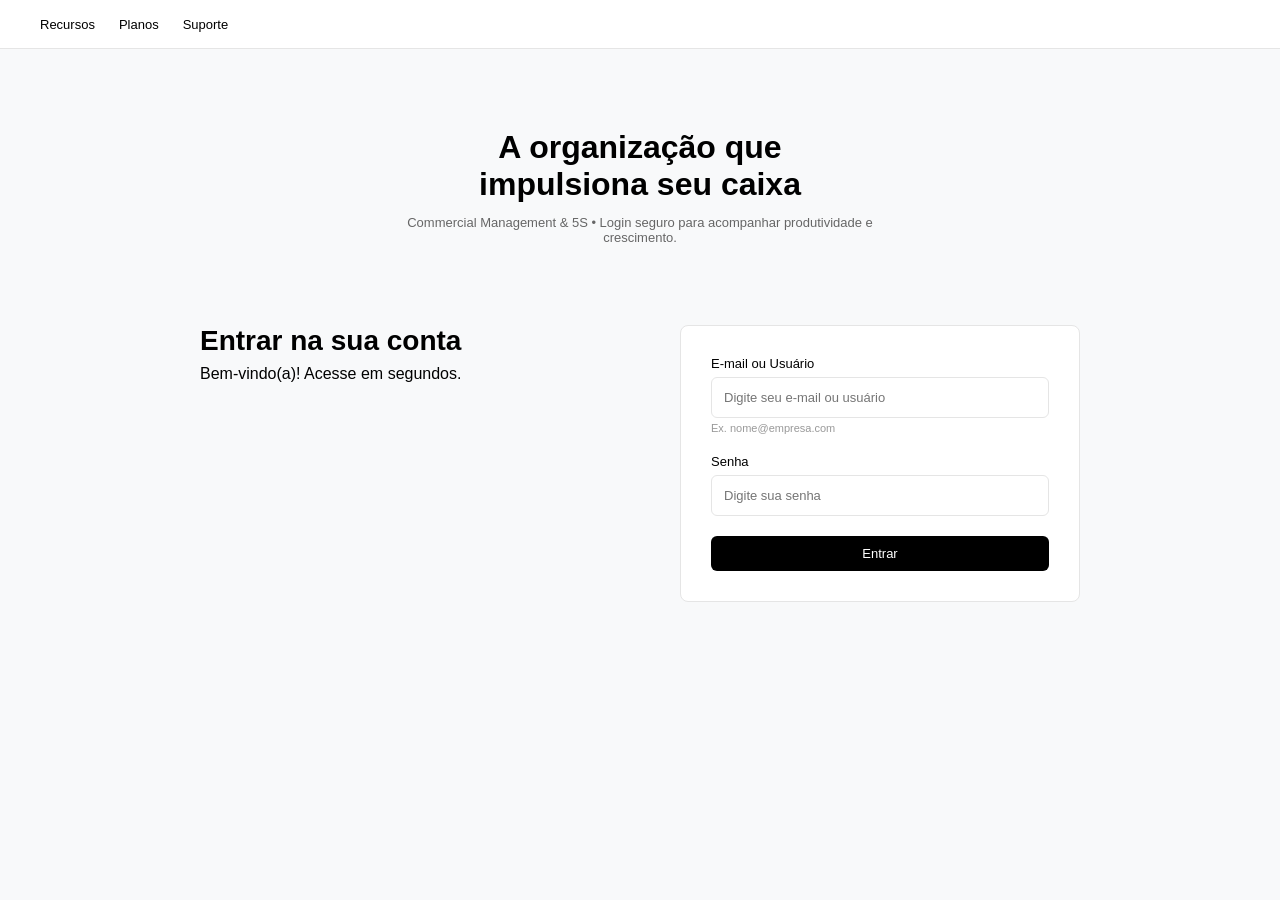
<file: index.html>
<!DOCTYPE html>
<html lang="pt-BR">
<head>
    <meta charset="UTF-8">
    <meta name="viewport" content="width=device-width, initial-scale=1.0">
    <title>Sensus Gestão - Login</title>
    <link rel="stylesheet" href="css/styles.css">
    <link rel="icon" type="image/png" href="assets/application.png">
    
    <style>
        .login-wrapper { max-width: 1200px; margin: 0 auto; padding: 20px; }
        .hero-section { text-align: center; padding: 60px 20px; }
        .hero-section h1 { font-size: 32px; font-weight: 700; margin-bottom: 12px; }
        .hero-section p { color: var(--text-muted); font-size: 13px; max-width: 500px; margin: 0 auto; }
        .login-layout { display: flex; gap: 80px; margin-top: 20px; justify-content: center; align-items: flex-start; }
        .login-info { flex: 1; max-width: 400px; }
        .login-info h2 { font-size: 28px; margin-bottom: 8px; }
        .login-form-card { width: 100%; max-width: 400px; background: var(--card-bg); padding: 30px; border-radius: 8px; border: 1px solid var(--border-color); }
        @media (max-width: 768px) { .login-layout { flex-direction: column; gap: 40px; align-items: center; } }
    </style>
</head>
<body>
    
    <nav class="navbar">
        <ul class="nav-links">
            <li><a href="#">Recursos</a></li>
            <li><a href="#">Planos</a></li>
            <li><a href="#">Suporte</a></li>
        </ul>
    </nav>
    
    <div class="login-wrapper">
        <header class="hero-section">
            <h1>A organização que<br>impulsiona seu caixa</h1>
            <p>Commercial Management & 5S • Login seguro para acompanhar produtividade e crescimento.</p>
        </header>

        <main class="login-layout">
            <section class="login-info">
                <h2>Entrar na sua conta</h2>
                <p>Bem-vindo(a)! Acesse em segundos.</p>
            </section>
            <div class="login-form-card">
                <form id="loginForm">
                    <div class="form-group">
                        <label for="userInput">E-mail ou Usuário</label>
                        <input type="text" id="userInput" placeholder="Digite seu e-mail ou usuário">
                        <div class="help-text">Ex. nome@empresa.com</div>
                    </div>
                    <div class="form-group">
                        <label for="passInput">Senha</label>
                        <input type="password" id="passInput" placeholder="Digite sua senha">
                    </div>
                    <button type="submit" class="btn-black" style="width: 100%;">Entrar</button>
                </form>
            </div>
        </main>
    </div>

    <script src="js/auth.js"></script>
</body>
</html>
</file>
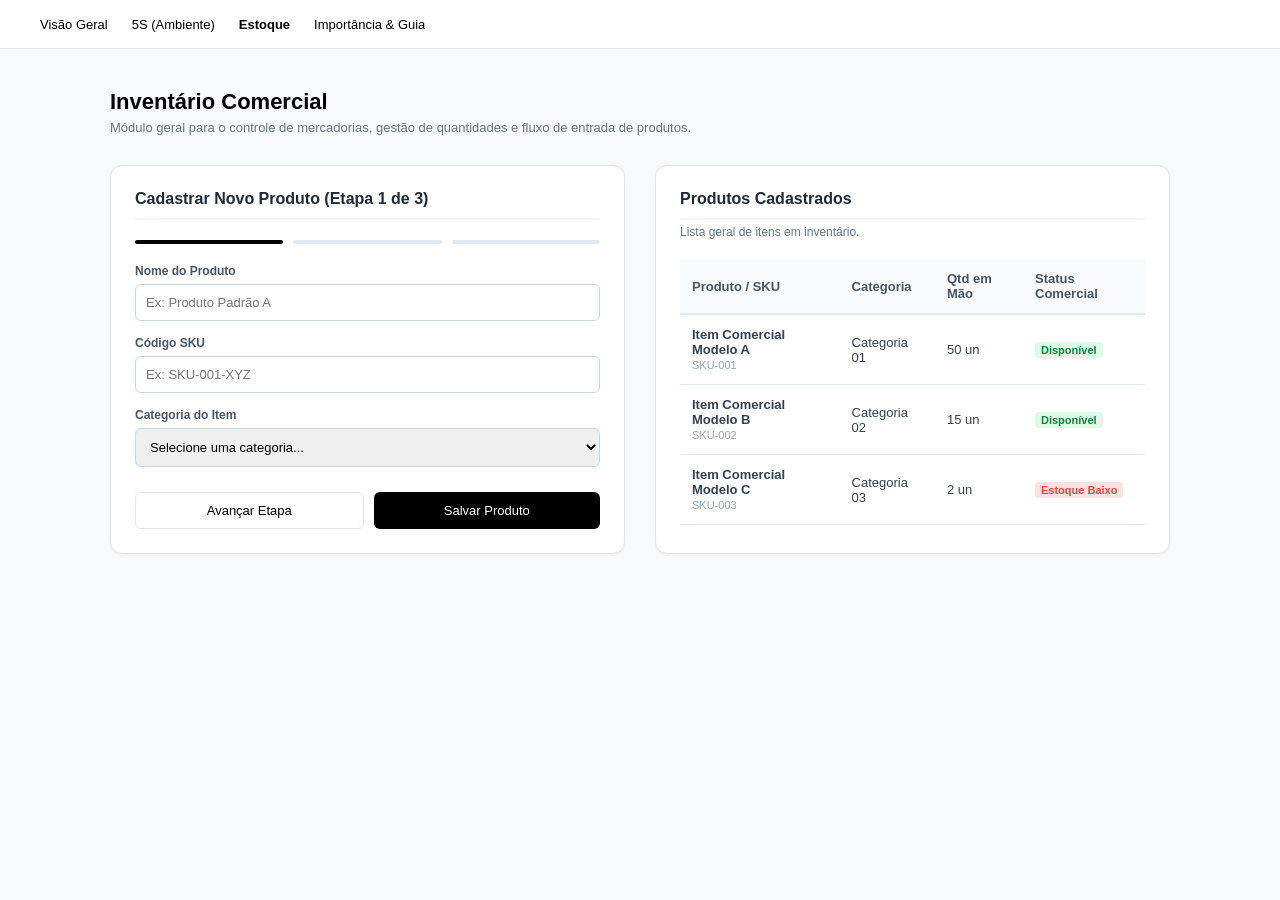
<file: pages/cadastro-produto.html>
<!DOCTYPE html>
<html lang="pt-BR">
<head>
    <meta charset="UTF-8">
    <meta name="viewport" content="width=device-width, initial-scale=1.0">
    <title>Sensus Gestão - Estoque</title>
    <link rel="icon" type="image/png" href="assets/application.png">
    <link rel="stylesheet" href="../css/styles.css">
    <style>
        .container { max-width: 1100px; margin: 40px auto; padding: 0 20px; font-family: -apple-system, BlinkMacSystemFont, 'Segoe UI', Roboto, Arial, sans-serif; }
        .grid-layout { display: grid; grid-template-columns: 1fr 1fr; gap: 30px; margin-top: 20px; }
        .card { background: #ffffff; border: 1px solid #e5e5e5; border-radius: 12px; padding: 24px; box-shadow: 0 1px 3px rgba(0,0,0,0.05); }
        .card h3 { font-size: 16px; margin-top: 0; margin-bottom: 20px; padding-bottom: 10px; border-bottom: 2px solid #f1f5f9; color: #1e293b; }
        .form-group { margin-bottom: 15px; }
        .form-group label { display: block; font-size: 12px; font-weight: 600; color: #475569; margin-bottom: 6px; }
        .form-group input, .form-group select { width: 100%; padding: 10px; border: 1px solid #cbd5e1; border-radius: 6px; font-size: 13px; box-sizing: border-box; }
        .form-group .help-text { font-size: 11px; color: #94a3b8; margin-top: 4px; }
        .stock-table { width: 100%; border-collapse: collapse; font-size: 13px; text-align: left; }
        .stock-table th { padding: 12px; background: #f8fafc; color: #475569; font-weight: 600; border-bottom: 2px solid #e2e8f0; }
        .stock-table td { padding: 12px; border-bottom: 1px solid #e2e8f0; color: #334155; }
        .badge { display: inline-block; padding: 2px 6px; font-size: 11px; font-weight: 600; border-radius: 4px; }
        .badge-success { background: #dcfce7; color: #15803d; }
        .badge-danger { background: #fee2e2; color: #ef4444; }
        .steps-indicator { display: flex; gap: 10px; margin-bottom: 20px; }
        .step { flex: 1; height: 4px; background: #e2e8f0; border-radius: 2px; }
        .step.active { background: #000000; }
    </style>
</head>
<body>

    <nav class="navbar">
        <ul class="nav-links">
            <li><a href="dashboard.html">Visão Geral</a></li>
            <li><a href="checklist.html">5S (Ambiente)</a></li>
            <li><a href="#" style="font-weight: bold; color: #000000;">Estoque</a></li>
            <li><a href="sobre-gestao.html">Importância & Guia</a></li>
        </ul>
    </nav>

    <main class="container">
        <header style="margin-bottom: 30px;">
            <h2 style="font-size: 22px; font-weight: 700; margin-bottom: 5px;">Inventário Comercial</h2>
            <p style="font-size: 13px; color: #64748b; margin: 0;">Módulo geral para o controle de mercadorias, gestão de quantidades e fluxo de entrada de produtos.</p>
        </header>

        <div class="grid-layout">
            <section class="card">
                <h3>Cadastrar Novo Produto (Etapa 1 de 3)</h3>
                <div class="steps-indicator">
                    <div class="step active"></div>
                    <div class="step"></div>
                    <div class="step"></div>
                </div>
                
                <form onsubmit="event.preventDefault(); alert('Produto salvo com sucesso!');">
                    <div class="form-group">
                        <label>Nome do Produto</label>
                        <input type="text" placeholder="Ex: Produto Padrão A" required>
                    </div>
                    <div class="form-group">
                        <label>Código SKU</label>
                        <input type="text" placeholder="Ex: SKU-001-XYZ">
                    </div>
                    <div class="form-group">
                        <label>Categoria do Item</label>
                        <select>
                            <option>Selecione uma categoria...</option>
                            <option>Categoria 01</option>
                            <option>Categoria 02</option>
                            <option>Categoria 03</option>
                        </select>
                    </div>
                    <div style="display: flex; gap: 10px; margin-top: 25px;">
                        <button type="button" class="btn-outline" style="flex: 1;">Avançar Etapa</button>
                        <button type="submit" class="btn-black" style="flex: 1;">Salvar Produto</button>
                    </div>
                </form>
            </section>

            <section class="card">
                <h3>Produtos Cadastrados</h3>
                <p style="font-size: 12px; color: #64748b; margin-top: -15px; margin-bottom: 20px;">Lista geral de itens em inventário.</p>
                <table class="stock-table">
                    <thead>
                        <tr>
                            <th>Produto / SKU</th>
                            <th>Categoria</th>
                            <th>Qtd em Mão</th>
                            <th>Status Comercial</th>
                        </tr>
                    </thead>
                    <tbody>
                        <tr>
                            <td><strong>Item Comercial Modelo A</strong><br><span style="font-size: 11px; color: #94a3b8;">SKU-001</span></td>
                            <td>Categoria 01</td>
                            <td>50 un</td>
                            <td><span class="badge badge-success">Disponível</span></td>
                        </tr>
                        <tr>
                            <td><strong>Item Comercial Modelo B</strong><br><span style="font-size: 11px; color: #94a3b8;">SKU-002</span></td>
                            <td>Categoria 02</td>
                            <td>15 un</td>
                            <td><span class="badge badge-success">Disponível</span></td>
                        </tr>
                        <tr>
                            <td><strong>Item Comercial Modelo C</strong><br><span style="font-size: 11px; color: #94a3b8;">SKU-003</span></td>
                            <td>Categoria 03</td>
                            <td>2 un</td>
                            <td><span class="badge badge-danger">Estoque Baixo</span></td>
                        </tr>
                    </tbody>
                </table>
            </section>
        </div>
    </main>
</body>
</html>
</file>
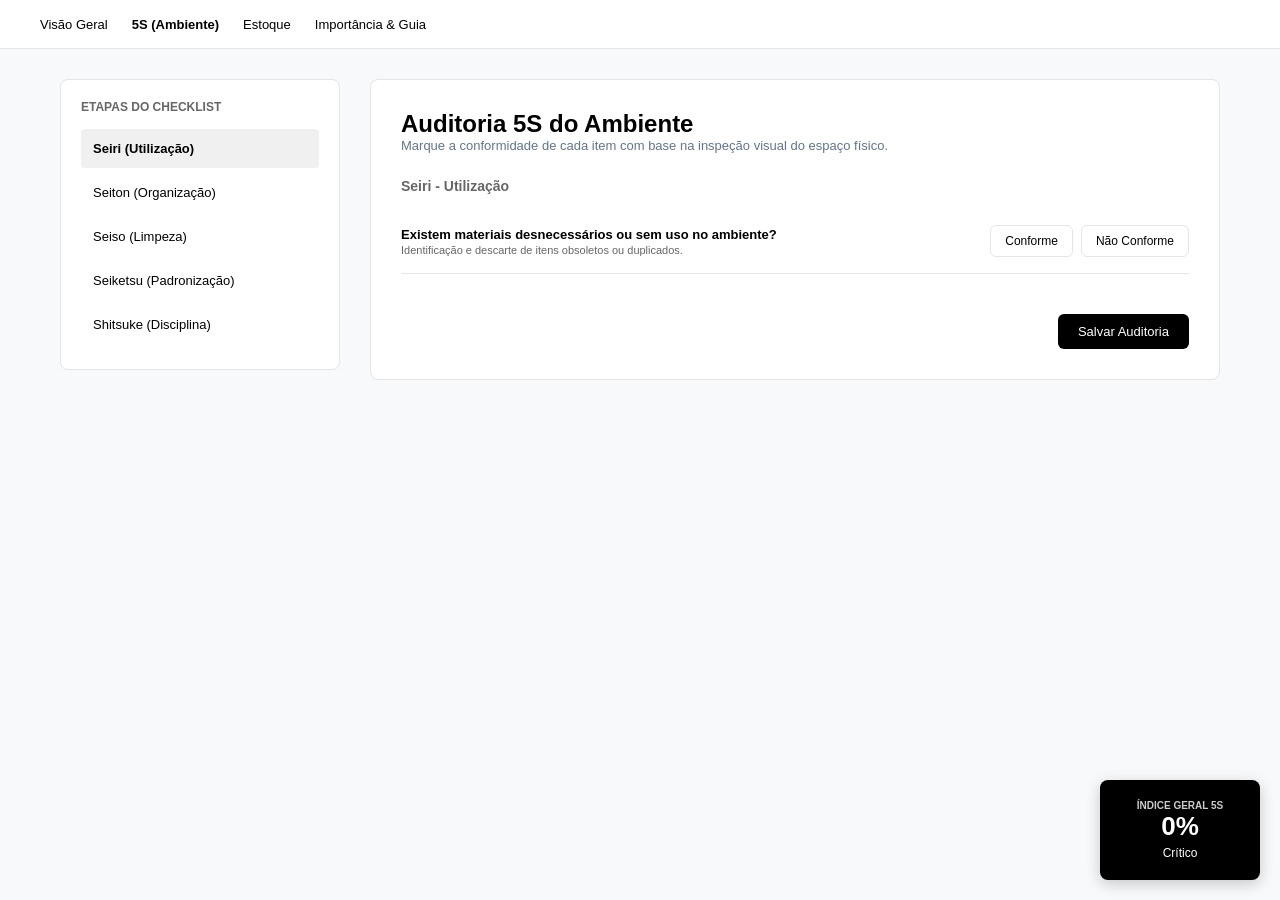
<file: pages/checklist.html>
<!DOCTYPE html>
<html lang="pt-BR">
<head>
    <meta charset="UTF-8">
    <meta name="viewport" content="width=device-width, initial-scale=1.0">
    <title>Sensus Gestão - Checklist 5S</title>
    <link rel="icon" type="image/png" href="assets/application.png">
    <link rel="stylesheet" href="../css/styles.css">
    <style>
        .audit-container { display: flex; max-width: 1200px; margin: 30px auto; gap: 30px; padding: 0 20px; font-family: -apple-system, BlinkMacSystemFont, 'Segoe UI', Roboto, Arial, sans-serif; }
        .audit-sidebar { width: 280px; background: #fff; padding: 20px; border-radius: 8px; border: 1px solid #e5e5e5; height: fit-content; }
        .audit-sidebar ul { list-style: none; padding: 0; }
        .audit-sidebar li { padding: 12px; font-size: 13px; cursor: pointer; border-radius: 4px; margin-bottom: 5px; font-weight: 500; }
        .audit-sidebar li.active { background: #f0f0f0; font-weight: bold; color: #000; }
        .audit-content { flex: 1; background: #fff; padding: 30px; border-radius: 8px; border: 1px solid #e5e5e5; }
        .senso-section { display: none; }
        .senso-section.active { display: block; }
        .question-item { display: flex; justify-content: space-between; align-items: center; padding: 16px 0; border-bottom: 1px solid #e5e5e5; gap: 20px; }
        .question-text-block { display: flex; flex-direction: column; }
        .question-title { font-size: 13px; font-weight: 600; }
        .question-desc { font-size: 11px; color: #666666; margin-top: 2px; }
        .opt-buttons { display: flex; gap: 8px; }
        .opt-btn { padding: 8px 14px; border-radius: 6px; border: 1px solid #e5e5e5; background: #fff; cursor: pointer; font-size: 12px; font-weight: 500; }
        .opt-btn.yes.active { background: #2ecc71; color: white; border-color: #2ecc71; }
        .opt-btn.no.active { background: #ff7675; color: white; border-color: #ff7675; }
        .sticky-score { position: fixed; bottom: 20px; right: 20px; background: #000; color: #fff; padding: 20px; border-radius: 8px; text-align: center; box-shadow: 0 4px 15px rgba(0,0,0,0.2); width: 160px; }
        @media (max-width: 768px) { .audit-container { flex-direction: column; } .audit-sidebar { width: 100%; } }
    </style>
</head>
<body>

    <nav class="navbar">
        <ul class="nav-links">
            <li><a href="dashboard.html">Visão Geral</a></li>
            <li><a href="#" style="font-weight: bold; color: #000000;">5S (Ambiente)</a></li>
            <li><a href="cadastro-produto.html">Estoque</a></li>
            <li><a href="sobre-gestao.html">Importância & Guia</a></li>
        </ul>
    </nav>

    <div class="audit-container">
        <aside class="audit-sidebar">
            <h4 style="font-size: 12px; text-transform: uppercase; margin-bottom: 15px; color: #666666;">Etapas do Checklist</h4>
            <ul id="sensoMenu">
                <li class="active" onclick="switchSenso(0)">Seiri (Utilização)</li>
                <li onclick="switchSenso(1)">Seiton (Organização)</li>
                <li onclick="switchSenso(2)">Seiso (Limpeza)</li>
                <li onclick="switchSenso(3)">Seiketsu (Padronização)</li>
                <li onclick="switchSenso(4)">Shitsuke (Disciplina)</li>
            </ul>
        </aside>

        <main class="audit-content">
            <h2>Auditoria 5S do Ambiente</h2>
            <p style="font-size: 13px; color: #64748b; margin-bottom: 25px;">Marque a conformidade de cada item com base na inspeção visual do espaço físico.</p>

            <form id="auditForm">
                <div class="senso-section active" id="senso0">
                    <h3 style="font-size: 14px; margin-bottom: 15px; color: #666666;">Seiri - Utilização</h3>
                    <div class="question-item" data-points="0">
                        <div class="question-text-block">
                            <span class="question-title">Existem materiais desnecessários ou sem uso no ambiente?</span>
                            <span class="question-desc">Identificação e descarte de itens obsoletos ou duplicados.</span>
                        </div>
                        <div class="opt-buttons">
                            <button type="button" class="opt-btn yes" onclick="setQuestionScore(this, 1)">Conforme</button>
                            <button type="button" class="opt-btn no" onclick="setQuestionScore(this, 0)">Não Conforme</button>
                        </div>
                    </div>
                </div>

                <div class="senso-section" id="senso1">
                    <h3 style="font-size: 14px; margin-bottom: 15px; color: #666666;">Seiton - Organização</h3>
                    <div class="question-item" data-points="0">
                        <div class="question-text-block">
                            <span class="question-title">Os objetos e ferramentas possuem locais fixos e demarcados?</span>
                            <span class="question-desc">Organização visual que facilita o acesso rápido.</span>
                        </div>
                        <div class="opt-buttons">
                            <button type="button" class="opt-btn yes" onclick="setQuestionScore(this, 1)">Conforme</button>
                            <button type="button" class="opt-btn no" onclick="setQuestionScore(this, 0)">Não Conforme</button>
                        </div>
                    </div>
                </div>

                <div class="senso-section" id="senso2">
                    <h3 style="font-size: 14px; margin-bottom: 15px; color: #666666;">Seiso - Limpeza</h3>
                    <div class="question-item" data-points="0">
                        <div class="question-text-block">
                            <span class="question-title">O chão, mesas e armários estão limpos e conservados?</span>
                            <span class="question-desc">Ambiente livre de poeira e resíduos acumulados.</span>
                        </div>
                        <div class="opt-buttons">
                            <button type="button" class="opt-btn yes" onclick="setQuestionScore(this, 1)">Conforme</button>
                            <button type="button" class="opt-btn no" onclick="setQuestionScore(this, 0)">Não Conforme</button>
                        </div>
                    </div>
                </div>

                <div class="senso-section" id="senso3">
                    <h3 style="font-size: 14px; margin-bottom: 15px; color: #666666;">Seiketsu - Padronização</h3>
                    <div class="question-item" data-points="0">
                        <div class="question-text-block">
                            <span class="question-title">As regras de conservação e organização estão visíveis e padronizadas?</span>
                            <span class="question-desc">Existência de avisos ou padrões claros adotados no local.</span>
                        </div>
                        <div class="opt-buttons">
                            <button type="button" class="opt-btn yes" onclick="setQuestionScore(this, 1)">Conforme</button>
                            <button type="button" class="opt-btn no" onclick="setQuestionScore(this, 0)">Não Conforme</button>
                        </div>
                    </div>
                </div>

                <div class="senso-section" id="senso4">
                    <h3 style="font-size: 14px; margin-bottom: 15px; color: #666666;">Shitsuke - Disciplina</h3>
                    <div class="question-item" data-points="0">
                        <div class="question-text-block">
                            <span class="question-title">Os colaboradores seguem as rotinas organizacionais espontaneamente?</span>
                            <span class="question-desc">Cultura de zelo contínuo mantida de forma natural.</span>
                        </div>
                        <div class="opt-buttons">
                            <button type="button" class="opt-btn yes" onclick="setQuestionScore(this, 1)">Conforme</button>
                            <button type="button" class="opt-btn no" onclick="setQuestionScore(this, 0)">Não Conforme</button>
                        </div>
                    </div>
                </div>

                <div style="margin-top: 40px; display: flex; justify-content: flex-end;">
                    <button type="submit" class="btn-black">Salvar Auditoria</button>
                </div>
            </form>
        </main>
    </div>

    <div class="sticky-score">
        <div style="font-size: 10px; text-transform: uppercase; opacity: 0.8; font-weight: bold;">Índice Geral 5S</div>
        <div id="scoreLabel" style="font-size: 26px; font-weight: bold;">0%</div>
        <div id="statusLabel" style="font-size: 12px; margin-top: 4px; font-weight: 500;">Crítico</div>
    </div>

    <script src="../js/checklist.js"></script>
</body>
</html>
</file>
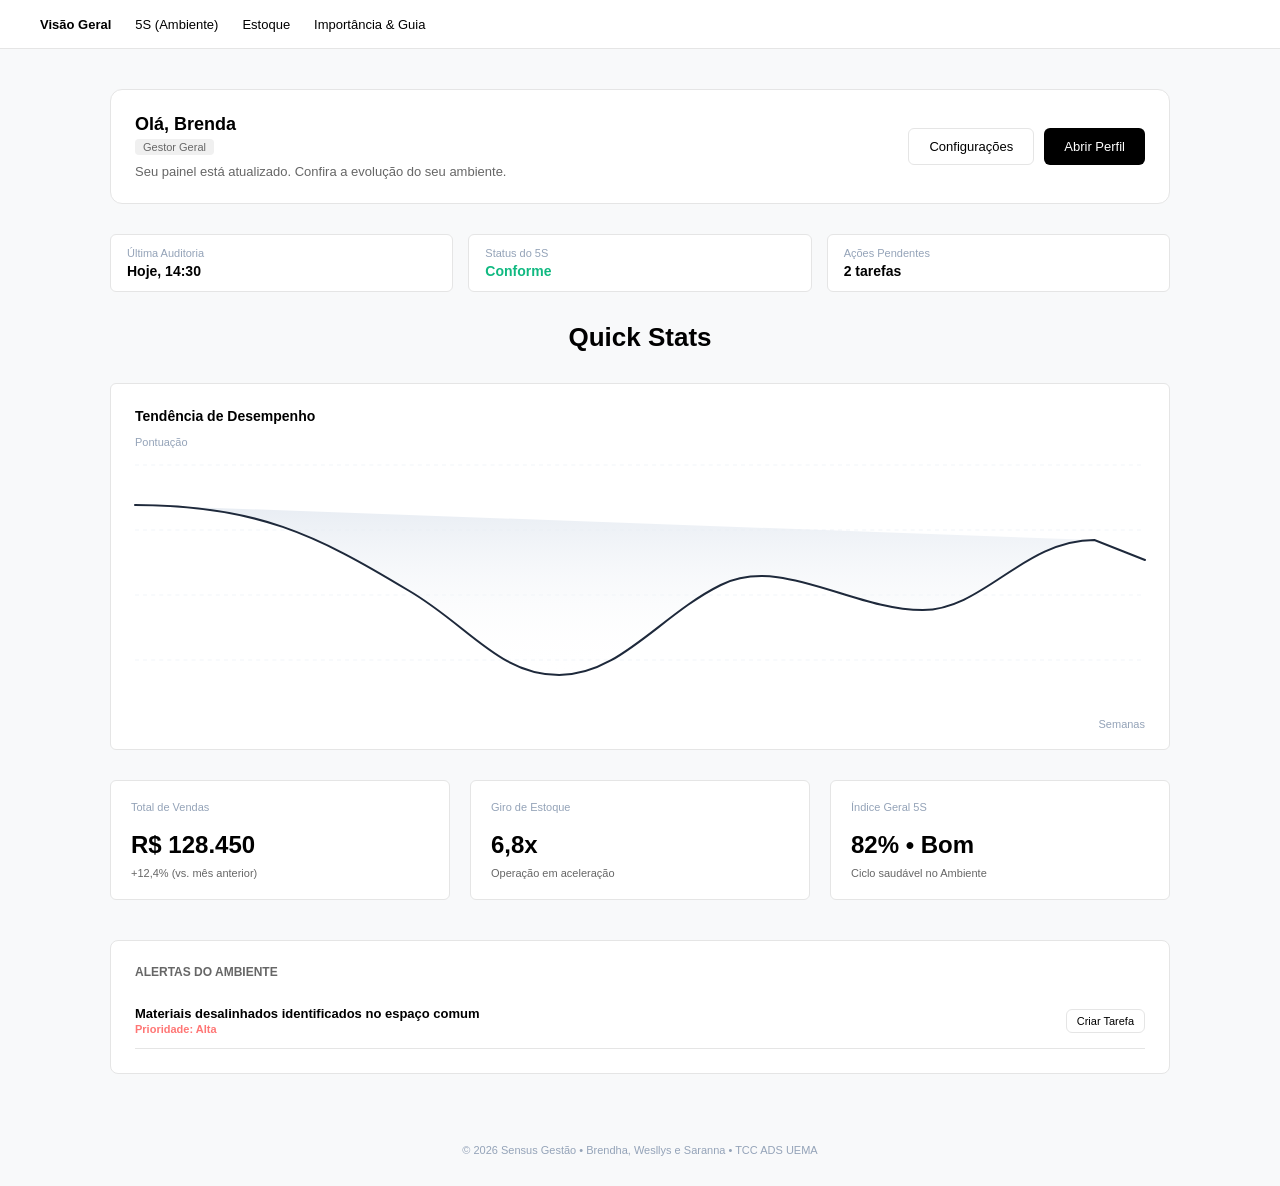
<file: pages/dashboard.html>
<!DOCTYPE html>
<html lang="pt-BR">
<head>
    <meta charset="UTF-8">
    <meta name="viewport" content="width=device-width, initial-scale=1.0">
    <title>Sensus Gestão - Dashboard</title>
    <link rel="icon" type="image/png" href="assets/application.png">
    <link rel="stylesheet" href="../css/styles.css">
    <style>
        .container { max-width: 1100px; margin: 40px auto; padding: 0 20px; font-family: -apple-system, BlinkMacSystemFont, 'Segoe UI', Roboto, Arial, sans-serif; }
        .welcome-section { background: #ffffff; border: 1px solid #e5e5e5; border-radius: 12px; padding: 24px; display: flex; justify-content: space-between; align-items: center; margin-bottom: 30px; }
        .user-meta h2 { font-size: 18px; font-weight: 600; margin: 0; }
        .role-badge { font-size: 11px; color: #666666; background: #f0f0f0; padding: 2px 8px; border-radius: 4px; display: inline-block; margin: 4px 0; }
        
        /*  mini-cards superiores do protótipo */
        .top-summary-grid { display: grid; grid-template-columns: repeat(3, 1fr); gap: 15px; margin-bottom: 30px; }
        .summary-mini-card { background: #ffffff; border: 1px solid #e5e5e5; border-radius: 6px; padding: 12px 16px; display: flex; flex-direction: column; justify-content: center; }
        .summary-mini-card span { font-size: 11px; color: #94a3b8; margin-bottom: 4px; }
        .summary-mini-card strong { font-size: 14px; color: #000000; font-weight: 600; }

        /* Alinhamento do Título Quick Stats */
        .section-title { text-align: center; font-size: 26px; font-weight: 700; color: #000000; margin-bottom: 30px; }

        /* Card de Tendência */
        .chart-card { background: #ffffff; border: 1px solid #e5e5e5; border-radius: 6px; padding: 24px; margin-bottom: 30px; position: relative; }
        .chart-card h3 { font-size: 14px; font-weight: 600; color: #000000; margin: 0 0 8px 0; }
        .chart-card .chart-label { font-size: 11px; color: #94a3b8; font-weight: 400; }
        .chart-container { width: 100%; height: 260px; margin-top: 15px; position: relative; }

        /* Grid de Métricas Inferiores */
        .stats-grid { display: flex; gap: 20px; margin-top: 30px; }
        .stat-card { background: #ffffff; border: 1px solid #e5e5e5; border-radius: 6px; padding: 20px; flex: 1; min-height: 120px; display: flex; flex-direction: column; justify-content: space-between; }
        .stat-card h4 { font-size: 11px; color: #94a3b8; text-transform: none; font-weight: 400; margin: 0; }
        .stat-card .value { font-size: 24px; font-weight: 700; color: #000000; margin: 8px 0; }
        .stat-card .sub { font-size: 11px; color: #000000; font-weight: 400; }

        .alert-section { margin-top: 40px; background: #fff; padding: 24px; border: 1px solid #e5e5e5; border-radius: 8px; }
        .alert-item { display: flex; justify-content: space-between; padding: 12px 0; border-bottom: 1px solid #e5e5e5; font-size: 13px; align-items: center; }
        
        @media (max-width: 768px) { .welcome-section { flex-direction: column; gap: 15px; align-items: flex-start; } .top-summary-grid, .stats-grid { grid-template-columns: 1fr; flex-direction: column; } }
    </style>
</head>
<body>

    <nav class="navbar">
        <ul class="nav-links">
            <li><a href="#" style="font-weight: bold; color: #000000;">Visão Geral</a></li>
            <li><a href="checklist.html">5S (Ambiente)</a></li>
            <li><a href="cadastro-produto.html">Estoque</a></li>
            <li><a href="sobre-gestao.html">Importância & Guia</a></li>
        </ul>
    </nav>

    <main class="container">
        <header class="welcome-section">
            <div class="user-meta">
                <h2 id="navUserName">Olá, Brenda</h2>
                <span class="role-badge">Gestor Geral</span>
                <p style="font-size: 13px; color: #666666; margin-top: 5px;">Seu painel está atualizado. Confira a evolução do seu ambiente.</p>
            </div>
            <div style="display: flex; gap: 10px;">
                <button class="btn-outline">Configurações</button>
                <button class="btn-black">Abrir Perfil</button>
            </div>
        </header>

        <section class="top-summary-grid">
            <div class="summary-mini-card">
                <span>Última Auditoria</span>
                <strong>Hoje, 14:30</strong>
            </div>
            <div class="summary-mini-card">
                <span>Status do 5S</span>
                <strong style="color: #10b981;">Conforme</strong>
            </div>
            <div class="summary-mini-card">
                <span>Ações Pendentes</span>
                <strong>2 tarefas</strong>
            </div>
        </section>

        <h2 class="section-title">Quick Stats</h2>

        <section class="chart-card">
            <h3>Tendência de Desempenho</h3>
            <span class="chart-label">Pontuação</span>
            
            <div class="chart-container">
                <svg viewBox="0 0 1000 260" preserveAspectRatio="none" style="width: 100%; height: 100%; overflow: visible;">
                    <defs>
                        <linearGradient id="chartGradient" x1="0%" y1="0%" x2="0%" y2="100%">
                            <stop offset="0%" style="stop-color:#e2e8f0; stop-opacity:0.8" />
                            <stop offset="100%" style="stop-color:#ffffff; stop-opacity:0.0" />
                        </linearGradient>
                    </defs>
                    
                    <line x1="0" y1="0" x2="1000" y2="0" stroke="#f1f5f9" stroke-width="1" stroke-dasharray="4,4" />
                    <line x1="0" y1="65" x2="1000" y2="65" stroke="#f1f5f9" stroke-width="1" stroke-dasharray="4,4" />
                    <line x1="0" y1="130" x2="1000" y2="130" stroke="#f1f5f9" stroke-width="1" stroke-dasharray="4,4" />
                    <line x1="0" y1="195" x2="1000" y2="195" stroke="#f1f5f9" stroke-width="1" stroke-dasharray="4,4" />
                    
                    <path d="M 0 40 
                             C 120 40, 180 70, 270 125 
                             C 330 160, 360 210, 420 210 
                             C 480 210, 520 150, 580 120 
                             C 640 90, 710 145, 780 145 
                             C 840 145, 880 75, 950 75 
                             Line 1000 95 L 1000 260 L 0 260 Z" 
                          fill="url(#chartGradient)" />
                    
                    <path d="M 0 40 
                             C 120 40, 180 70, 270 125 
                             C 330 160, 360 210, 420 210 
                             C 480 210, 520 150, 580 120 
                             C 640 90, 710 145, 780 145 
                             C 840 145, 880 75, 950 75 
                             L 1000 95" 
                          fill="none" stroke="#1e293b" stroke-width="2" stroke-linecap="round" />
                </svg>
                
                <span class="chart-label" style="position: absolute; bottom: -5px; right: 0;">Semanas</span>
            </div>
        </section>

        <section>
            <div class="stats-grid">
                <div class="stat-card">
                    <h4>Total de Vendas</h4>
                    <div>
                        <div class="value">R$ 128.450</div>
                        <div class="sub" style="color: #666666;">+12,4% (vs. mês anterior)</div>
                    </div>
                </div>
                <div class="stat-card">
                    <h4>Giro de Estoque</h4>
                    <div>
                        <div class="value">6,8x</div>
                        <div class="sub" style="color: #666666;">Operação em aceleração</div>
                    </div>
                </div>
                <div class="stat-card">
                    <h4>Índice Geral 5S</h4>
                    <div>
                        <div class="value">82% • Bom</div>
                        <div class="sub" style="color: #666666;">Ciclo saudável no Ambiente</div>
                    </div>
                </div>
            </div>
        </section>

        <section class="alert-section">
            <h4 style="font-size: 12px; color: #666666; text-transform: uppercase; margin-bottom: 15px;">Alertas do Ambiente</h4>
            <div class="alert-item">
                <div><strong>Materiais desalinhados identificados no espaço comum</strong><br><span style="color:#ff7675; font-size:11px; font-weight: bold;">Prioridade: Alta</span></div>
                <button class="btn-outline" style="padding: 5px 10px; font-size: 11px;">Criar Tarefa</button>
            </div>
        </section>
    </main>

    <footer style="text-align: center; padding: 30px 20px; font-size: 11px; color: #94a3b8;">
        © 2026 Sensus Gestão • Brendha, Wesllys e Saranna • TCC ADS UEMA
    </footer>

    <script>
        document.addEventListener("DOMContentLoaded", function() {
            const userTarget = document.getElementById("navUserName");
            const novoNome = "Brenda";
            if (userTarget) {
                userTarget.innerText = "Olá, " + novoNome;
            }
        });
    </script>
</body>
</html>
</file>
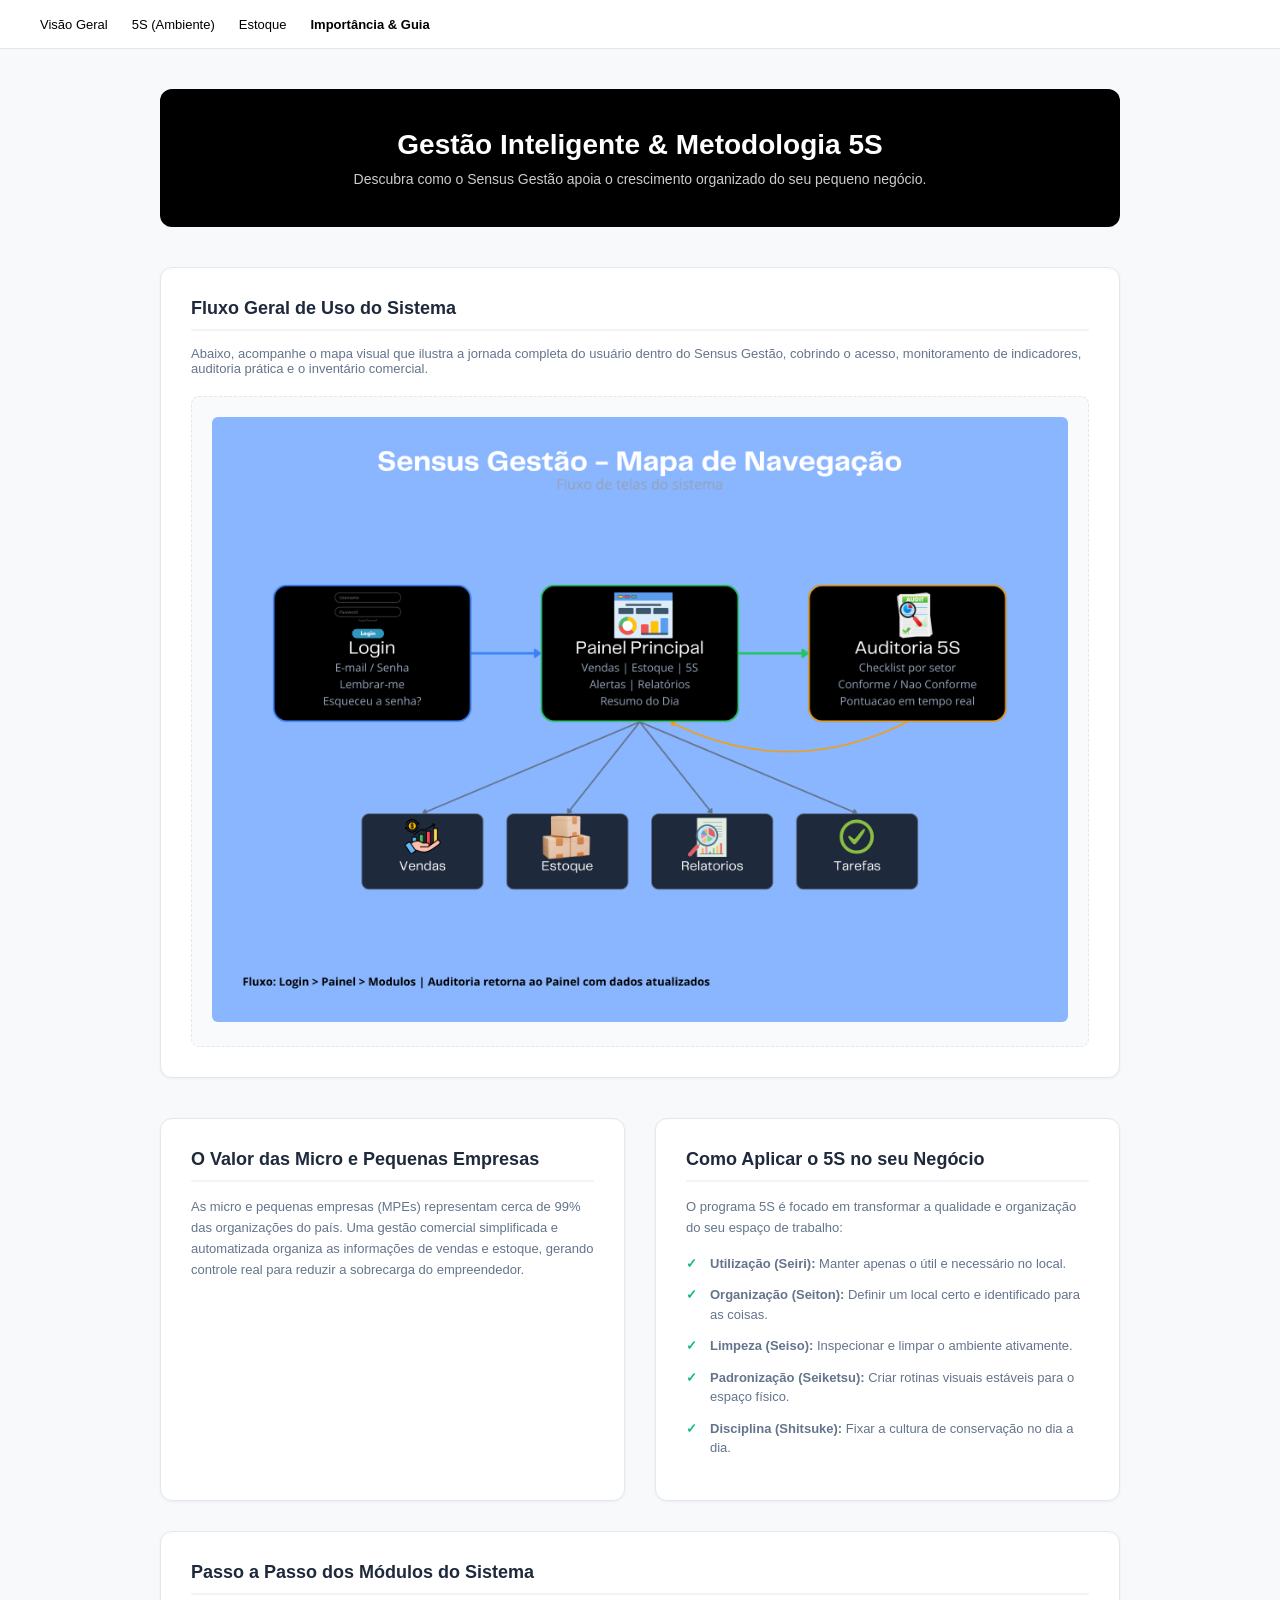
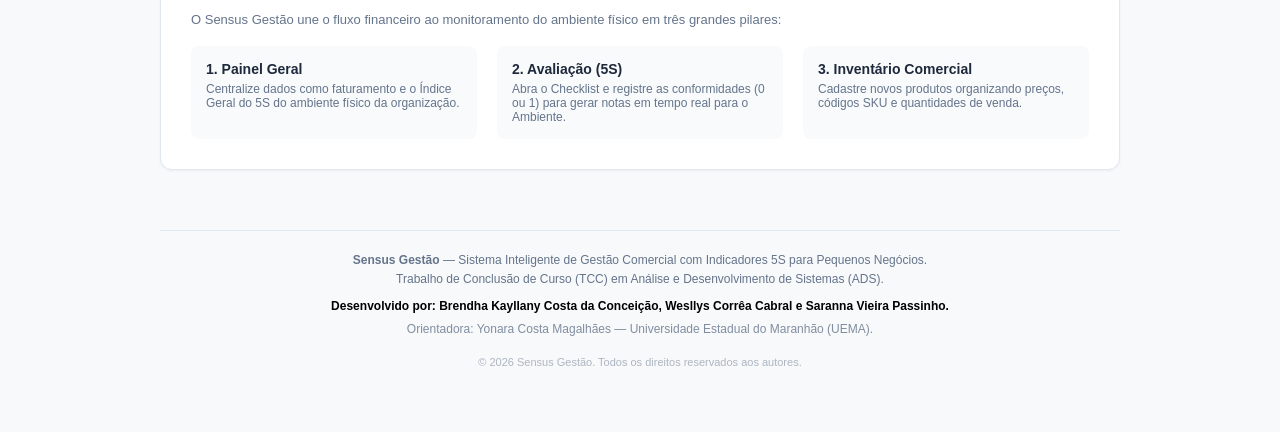
<file: pages/sobre-gestao.html>
<!DOCTYPE html>
<html lang="pt-BR">
<head>
    <meta charset="UTF-8">
    <meta name="viewport" content="width=device-width, initial-scale=1.0">
    <title>Sensus Gestão - Guia de Gestão e 5S</title>
    <link rel="icon" type="image/png" href="assets/application.png">
    <link rel="stylesheet" href="../css/styles.css">
    <style>
        .guide-container { max-width: 1000px; margin: 40px auto; padding: 0 20px; font-family: -apple-system, BlinkMacSystemFont, 'Segoe UI', Roboto, Arial, sans-serif; }
        .header-banner { background: #000000; color: #ffffff; padding: 40px; border-radius: 12px; margin-bottom: 40px; text-align: center; }
        .header-banner h2 { font-size: 28px; margin-bottom: 10px; }
        .header-banner p { font-size: 14px; opacity: 0.8; }
        .grid-sections { display: grid; grid-template-columns: 1fr 1fr; gap: 30px; margin-bottom: 40px; }
        .info-card { background: #ffffff; border: 1px solid #e2e8f0; border-radius: 12px; padding: 30px; box-shadow: 0 1px 3px rgba(0,0,0,0.05); }
        .info-card h3 { font-size: 18px; margin-top: 0; margin-bottom: 15px; padding-bottom: 10px; border-bottom: 2px solid #f1f5f9; color: #1e293b; }
        .info-card p { font-size: 13px; color: #64748b; line-height: 1.6; margin-bottom: 15px; }
        .step-list { list-style: none; padding: 0; margin: 0; }
        .step-list li { font-size: 13px; color: #64748b; margin-bottom: 12px; padding-left: 24px; position: relative; line-height: 1.5; }
        .step-list li::before { content: "✓"; position: absolute; left: 0; top: 0; color: #10b981; font-weight: bold; }
        .footer-copyright { margin-top: 60px; border-top: 1px solid #e2e8f0; padding: 20px 0; text-align: center; font-size: 12px; color: #64748b; line-height: 1.6; }
        @media (max-width: 768px) { .grid-sections { grid-template-columns: 1fr; } }
    </style>
</head>
<body>

    <nav class="navbar">
        <ul class="nav-links">
            <li><a href="dashboard.html">Visão Geral</a></li>
            <li><a href="checklist.html">5S (Ambiente)</a></li>
            <li><a href="cadastro-produto.html">Estoque</a></li>
            <li><a href="#" style="font-weight: bold; color: #000000;">Importância & Guia</a></li>
        </ul>
    </nav>

    <main class="guide-container">
        
        <header class="header-banner">
            <h2>Gestão Inteligente & Metodologia 5S</h2>
            <p>Descubra como o Sensus Gestão apoia o crescimento organizado do seu pequeno negócio.</p>
        </header>

        <section style="background: #ffffff; border: 1px solid #e2e8f0; border-radius: 12px; padding: 30px; margin-bottom: 40px; text-align: center; box-shadow: 0 1px 3px rgba(0,0,0,0.05);">
            <h3 style="font-size: 18px; margin-top: 0; margin-bottom: 15px; font-weight: 600; text-align: left; border-bottom: 2px solid #f1f5f9; padding-bottom: 10px; color: #1e293b;">
                Fluxo Geral de Uso do Sistema
            </h3>
            <p style="font-size: 13px; color: #64748b; text-align: left; margin-bottom: 20px;">
                Abaixo, acompanhe o mapa visual que ilustra a jornada completa do usuário dentro do Sensus Gestão, cobrindo o acesso, monitoramento de indicadores, auditoria prática e o inventário comercial.
            </p>
            <div style="padding: 20px; background-color: #f8fafc; border: 1px dashed #e2e8f0; border-radius: 8px; width: 100%; box-sizing: border-box;">
                <img src="../assets/Mapa%20de%20navegação%20e%20fluxo%20de%20telas.png" alt="Fluxograma Completo" style="max-width: 100%; height: auto; border-radius: 6px;">
            </div>
        </section>

        <div class="grid-sections">
            <article class="info-card">
                <h3>O Valor das Micro e Pequenas Empresas</h3>
                <p>As micro e pequenas empresas (MPEs) representam cerca de 99% das organizações do país. Uma gestão comercial simplificada e automatizada organiza as informações de vendas e estoque, gerando controle real para reduzir a sobrecarga do empreendedor.</p>
            </article>

            <article class="info-card">
                <h3>Como Aplicar o 5S no seu Negócio</h3>
                <p>O programa 5S é focado em transformar a qualidade e organização do seu espaço de trabalho:</p>
                <ul class="step-list">
                    <li><strong>Utilização (Seiri):</strong> Manter apenas o útil e necessário no local.</li>
                    <li><strong>Organização (Seiton):</strong> Definir um local certo e identificado para as coisas.</li>
                    <li><strong>Limpeza (Seiso):</strong> Inspecionar e limpar o ambiente ativamente.</li>
                    <li><strong>Padronização (Seiketsu):</strong> Criar rotinas visuais estáveis para o espaço físico.</li>
                    <li><strong>Disciplina (Shitsuke):</strong> Fixar a cultura de conservação no dia a dia.</li>
                </ul>
            </article>

            <article class="info-card" style="grid-column: span 2;">
                <h3>Passo a Passo dos Módulos do Sistema</h3>
                <p>O Sensus Gestão une o fluxo financeiro ao monitoramento do ambiente físico em três grandes pilares:</p>
                <div style="display: grid; grid-template-columns: repeat(3, 1fr); gap: 20px; margin-top: 15px;">
                    <div style="background: #f8fafc; padding: 15px; border-radius: 8px;">
                        <strong style="display:block; margin-bottom: 5px; font-size: 14px; color: #1e293b;">1. Painel Geral</strong>
                        <span style="font-size: 12px; color: #64748b; display: block;">Centralize dados como faturamento e o Índice Geral do 5S do ambiente físico da organização.</span>
                    </div>
                    <div style="background: #f8fafc; padding: 15px; border-radius: 8px;">
                        <strong style="display:block; margin-bottom: 5px; font-size: 14px; color: #1e293b;">2. Avaliação (5S)</strong>
                        <span style="font-size: 12px; color: #64748b; display: block;">Abra o Checklist e registre as conformidades (0 ou 1) para gerar notas em tempo real para o Ambiente.</span>
                    </div>
                    <div style="background: #f8fafc; padding: 15px; border-radius: 8px;">
                        <strong style="display:block; margin-bottom: 5px; font-size: 14px; color: #1e293b;">3. Inventário Comercial</strong>
                        <span style="font-size: 12px; color: #64748b; display: block;">Cadastre novos produtos organizando preços, códigos SKU e quantidades de venda.</span>
                    </div>
                </div>
            </article>
        </div>

        <footer class="footer-copyright">
            <p><strong>Sensus Gestão</strong> — Sistema Inteligente de Gestão Comercial com Indicadores 5S para Pequenos Negócios.</p>
            <p>Trabalho de Conclusão de Curso (TCC) em Análise e Desenvolvimento de Sistemas (ADS).</p>
            <p style="margin-top: 8px; font-weight: 600; color: #000000;">
                Desenvolvido por: Brendha Kayllany Costa da Conceição, Wesllys Corrêa Cabral e Saranna Vieira Passinho.
            </p>
            <p style="margin-top: 4px; opacity: 0.8;">Orientadora: Yonara Costa Magalhães — Universidade Estadual do Maranhão (UEMA).</p>
            <p style="margin-top: 15px; font-size: 11px; opacity: 0.5;">&copy; 2026 Sensus Gestão. Todos os direitos reservados aos autores.</p>
        </footer>
    </main>

</body>
</html>
</file>
<file: css/styles.css>
/* Sensus Gestão - Responsivo */
:root {
    --bg-color: #f8f9fa;
    --card-bg: #ffffff;
    --text-main: #000000;
    --text-muted: #666666;
    --border-color: #e5e5e5;
    --accent-gray: #f0f0f0;
    --success-green: #2ecc71;
    --alert-orange: #ff9800;
}

* {
    margin: 0;
    padding: 0;
    box-sizing: border-box;
    font-family: -apple-system, BlinkMacSystemFont, "Segoe UI", Roboto, Arial, sans-serif;
}

body {
    background-color: var(--bg-color);
    color: var(--text-main);
}

/* Barra de Navegação Semântica (<nav>) */
.navbar {
    display: flex;
    justify-content: space-between;
    align-items: center;
    padding: 15px 40px;
    background: var(--card-bg);
    border-bottom: 1px solid var(--border-color);
}

.brand {
    display: flex;
    align-items: center;
    gap: 10px;
    font-weight: bold;
    font-size: 16px;
}

.brand-circle {
    width: 16px;
    height: 16px;
    background-color: #d9d9d9;
    border-radius: 50%;
}

.nav-links {
    display: flex;
    gap: 24px;
    list-style: none;
}

.nav-links a {
    text-decoration: none;
    color: var(--text-main);
    font-size: 13px;
}

/* Botões do Protótipo */
.btn-black {
    background-color: #000000;
    color: #ffffff;
    border: none;
    padding: 10px 20px;
    border-radius: 6px;
    font-size: 13px;
    cursor: pointer;
    font-weight: 500;
    transition: background 0.2s;
}

.btn-black:hover { background-color: #222222; }

.btn-outline {
    background-color: transparent;
    color: var(--text-main);
    border: 1px solid var(--border-color);
    padding: 10px 20px;
    border-radius: 6px;
    font-size: 13px;
    cursor: pointer;
}

.btn-outline:hover { background-color: var(--accent-gray); }

/* Formulários estruturados */
.form-group {
    margin-bottom: 20px;
}

.form-group label {
    display: block;
    font-size: 13px;
    font-weight: 500;
    margin-bottom: 6px;
}

.form-group input, .form-group select {
    width: 100%;
    padding: 12px;
    border: 1px solid var(--border-color);
    border-radius: 6px;
    font-size: 13px;
    outline: none;
}

.form-group input:focus { border-color: #000000; }

.help-text {
    font-size: 11px;
    color: #999999;
    margin-top: 4px;
}

.error-input {
    border-color: #ff7675 !important;
    background-color: #fff5f5;
}

/* Regras de Responsividade*/
@media (max-width: 768px) {
    .navbar { padding: 15px 20px; }
    .nav-links { display: none; } 
    .stats-grid { flex-direction: column; gap: 15px; }
    .audit-container { flex-direction: column; }
    .audit-sidebar { width: 100%; }
}
</file>
